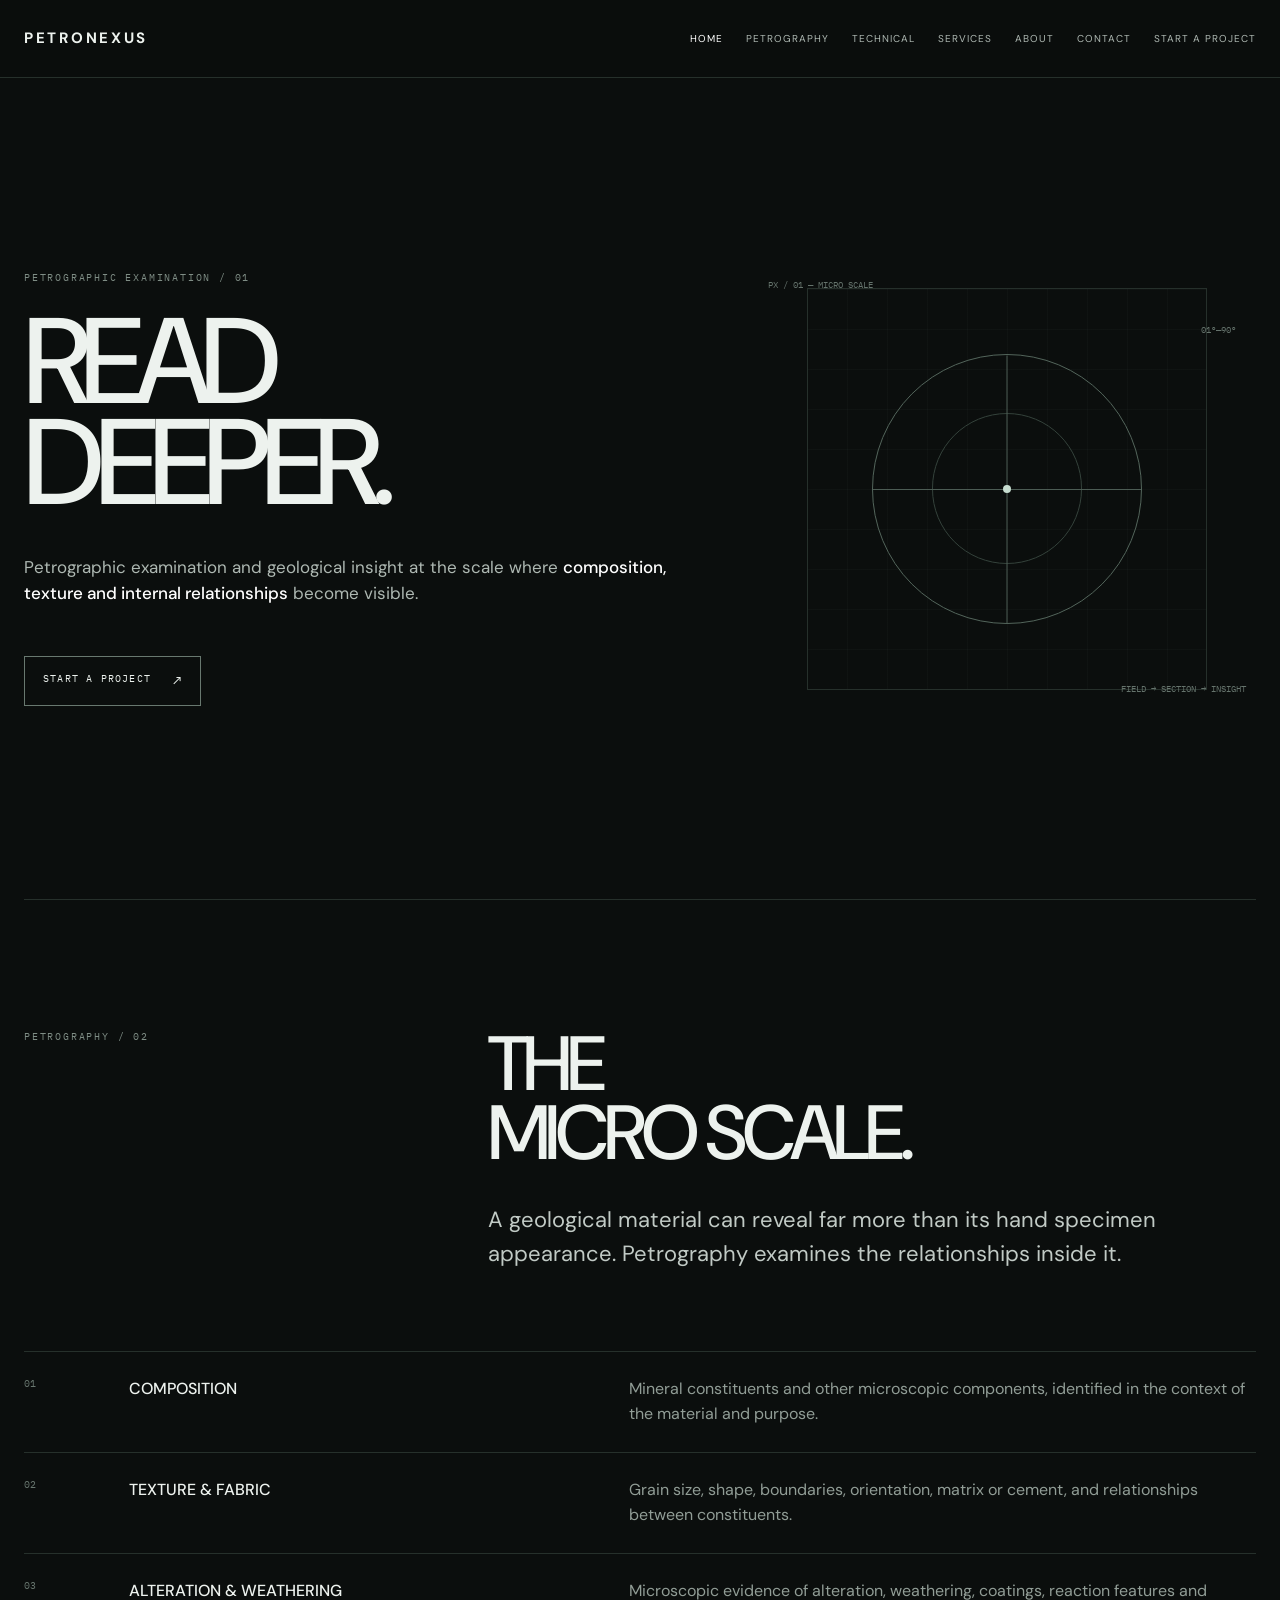
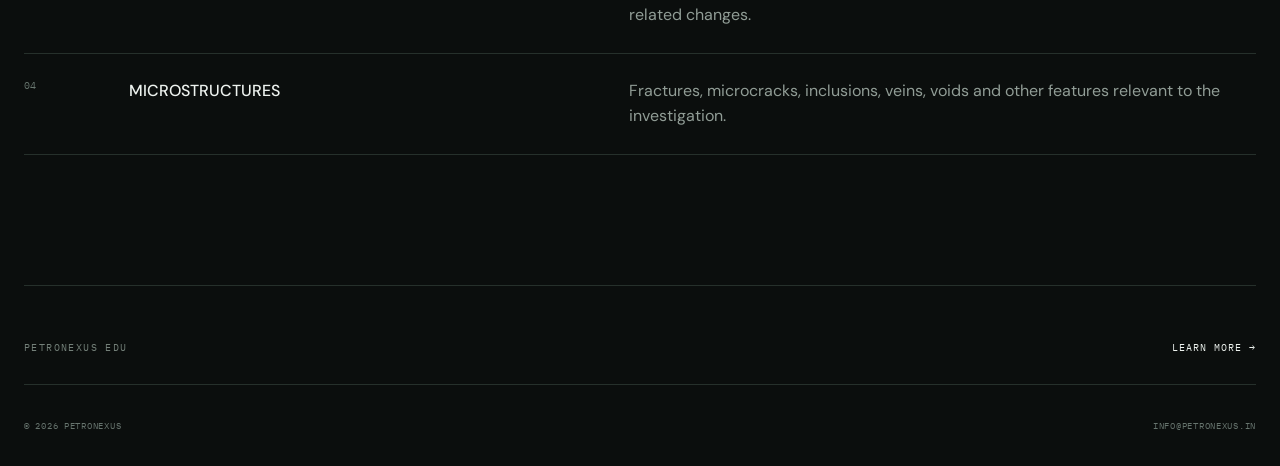
<file: index.html>
<!doctype html><html lang="en"><head><meta charset="utf-8"><meta name="viewport" content="width=device-width,initial-scale=1"><title>PETRONEXUS</title><meta name="description" content="Petronexus. Petrographic examination and applied geological insight."><link rel="stylesheet" href="css/style.css"></head><body>
<header class="nav"><div class="nav-in"><a class="brand" href="index.html"><b>PETRONEXUS</b></a><nav class="navlinks"><a class="active" href="index.html">HOME</a><a class="" href="petrography.html">PETROGRAPHY</a><a class="" href="technical.html">TECHNICAL</a><a class="" href="services.html">SERVICES</a><a class="" href="about.html">ABOUT</a><a class="" href="contact.html">CONTACT</a><a href="project.html">Start a Project</a></nav><button class="menu" aria-label="Menu">☰</button></div></header>
<main><section class="hero"><div><div class="eyebrow">PETROGRAPHIC EXAMINATION / 01</div><h1>READ<br>DEEPER.</h1><p class="copy">Petrographic examination and geological insight at the scale where <strong>composition, texture and internal relationships</strong> become visible.</p><a class="cta" href="project.html">START A PROJECT</a></div><div class="diagram"><div class="ring"><span class="cross"></span><span class="cross v"></span></div><span class="coord c1">PX / 01 — MICRO SCALE</span><span class="coord c2">FIELD → SECTION → INSIGHT</span><span class="coord c3">01°—90°</span></div></section>
<section class="section"><div class="head"><div class="eyebrow">PETROGRAPHY / 02</div><div><h2>THE<br>MICRO SCALE.</h2><p class="lead" style="margin-top:35px">A geological material can reveal far more than its hand specimen appearance. Petrography examines the relationships inside it.</p></div></div><div class="rows">
<div class="row"><div class="num">01</div><h3>COMPOSITION</h3><p>Mineral constituents and other microscopic components, identified in the context of the material and purpose.</p></div>
<div class="row"><div class="num">02</div><h3>TEXTURE & FABRIC</h3><p>Grain size, shape, boundaries, orientation, matrix or cement, and relationships between constituents.</p></div>
<div class="row"><div class="num">03</div><h3>ALTERATION & WEATHERING</h3><p>Microscopic evidence of alteration, weathering, coatings, reaction features and related changes.</p></div>
<div class="row"><div class="num">04</div><h3>MICROSTRUCTURES</h3><p>Fractures, microcracks, inclusions, veins, voids and other features relevant to the investigation.</p></div></div></section>
</main>
<div class="edu"><div class="small">PETRONEXUS EDU</div><a href="edu.html">Learn more →</a></div>
<footer class="footer"><div class="footer-in"><span>© 2026 PETRONEXUS</span><a href="mailto:info@petronexus.in">INFO@PETRONEXUS.IN</a></div></footer>
<script src="js/main.js"></script></body></html>
</file>
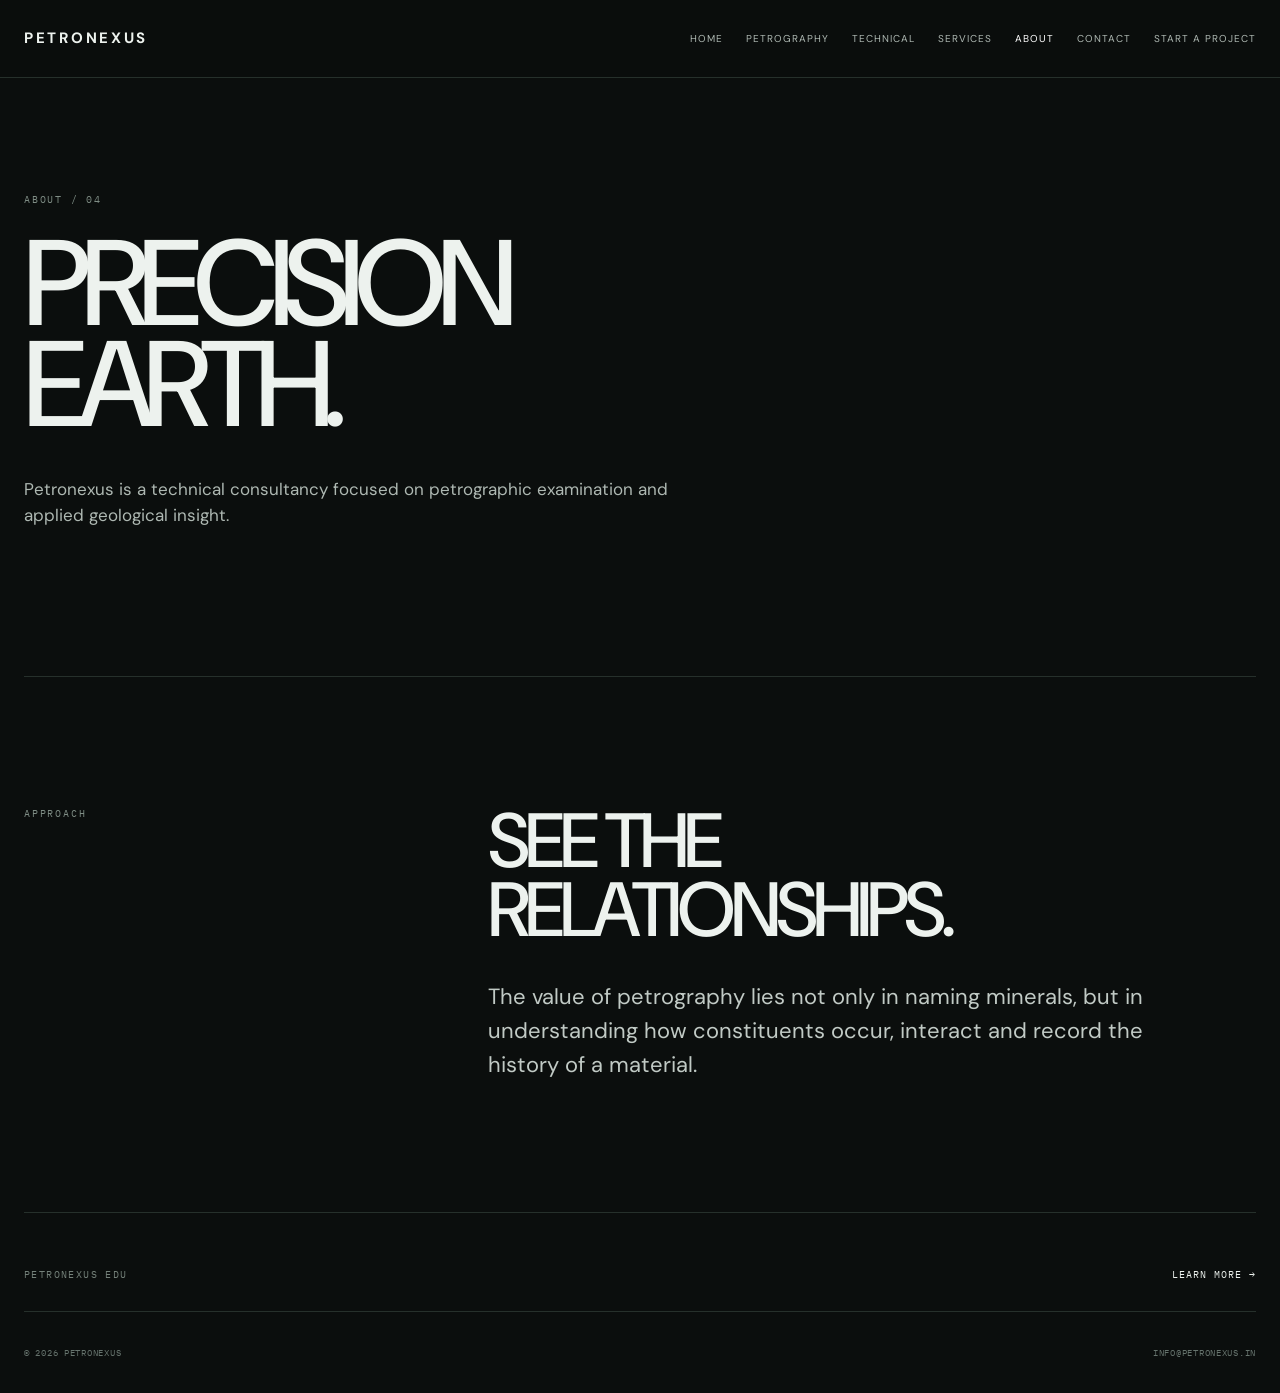
<file: about.html>
<!doctype html><html lang="en"><head><meta charset="utf-8"><meta name="viewport" content="width=device-width,initial-scale=1"><title>ABOUT — Petronexus</title><meta name="description" content="Petronexus. Petrographic examination and applied geological insight."><link rel="stylesheet" href="css/style.css"></head><body>
<header class="nav"><div class="nav-in"><a class="brand" href="index.html"><b>PETRONEXUS</b></a><nav class="navlinks"><a class="" href="index.html">HOME</a><a class="" href="petrography.html">PETROGRAPHY</a><a class="" href="technical.html">TECHNICAL</a><a class="" href="services.html">SERVICES</a><a class="active" href="about.html">ABOUT</a><a class="" href="contact.html">CONTACT</a><a href="project.html">Start a Project</a></nav><button class="menu" aria-label="Menu">☰</button></div></header>
<main><section class="section" style="padding-top:115px"><div class="eyebrow">ABOUT / 04</div><h1>PRECISION<br>EARTH.</h1><p class="copy">Petronexus is a technical consultancy focused on petrographic examination and applied geological insight.</p></section>
<section class="section"><div class="head"><div class="eyebrow">APPROACH</div><div><h2>SEE THE<br>RELATIONSHIPS.</h2><p class="lead" style="margin-top:35px">The value of petrography lies not only in naming minerals, but in understanding how constituents occur, interact and record the history of a material.</p></div></div></section></main>
<div class="edu"><div class="small">PETRONEXUS EDU</div><a href="edu.html">Learn more →</a></div>
<footer class="footer"><div class="footer-in"><span>© 2026 PETRONEXUS</span><a href="mailto:info@petronexus.in">INFO@PETRONEXUS.IN</a></div></footer>
<script src="js/main.js"></script></body></html>
</file>
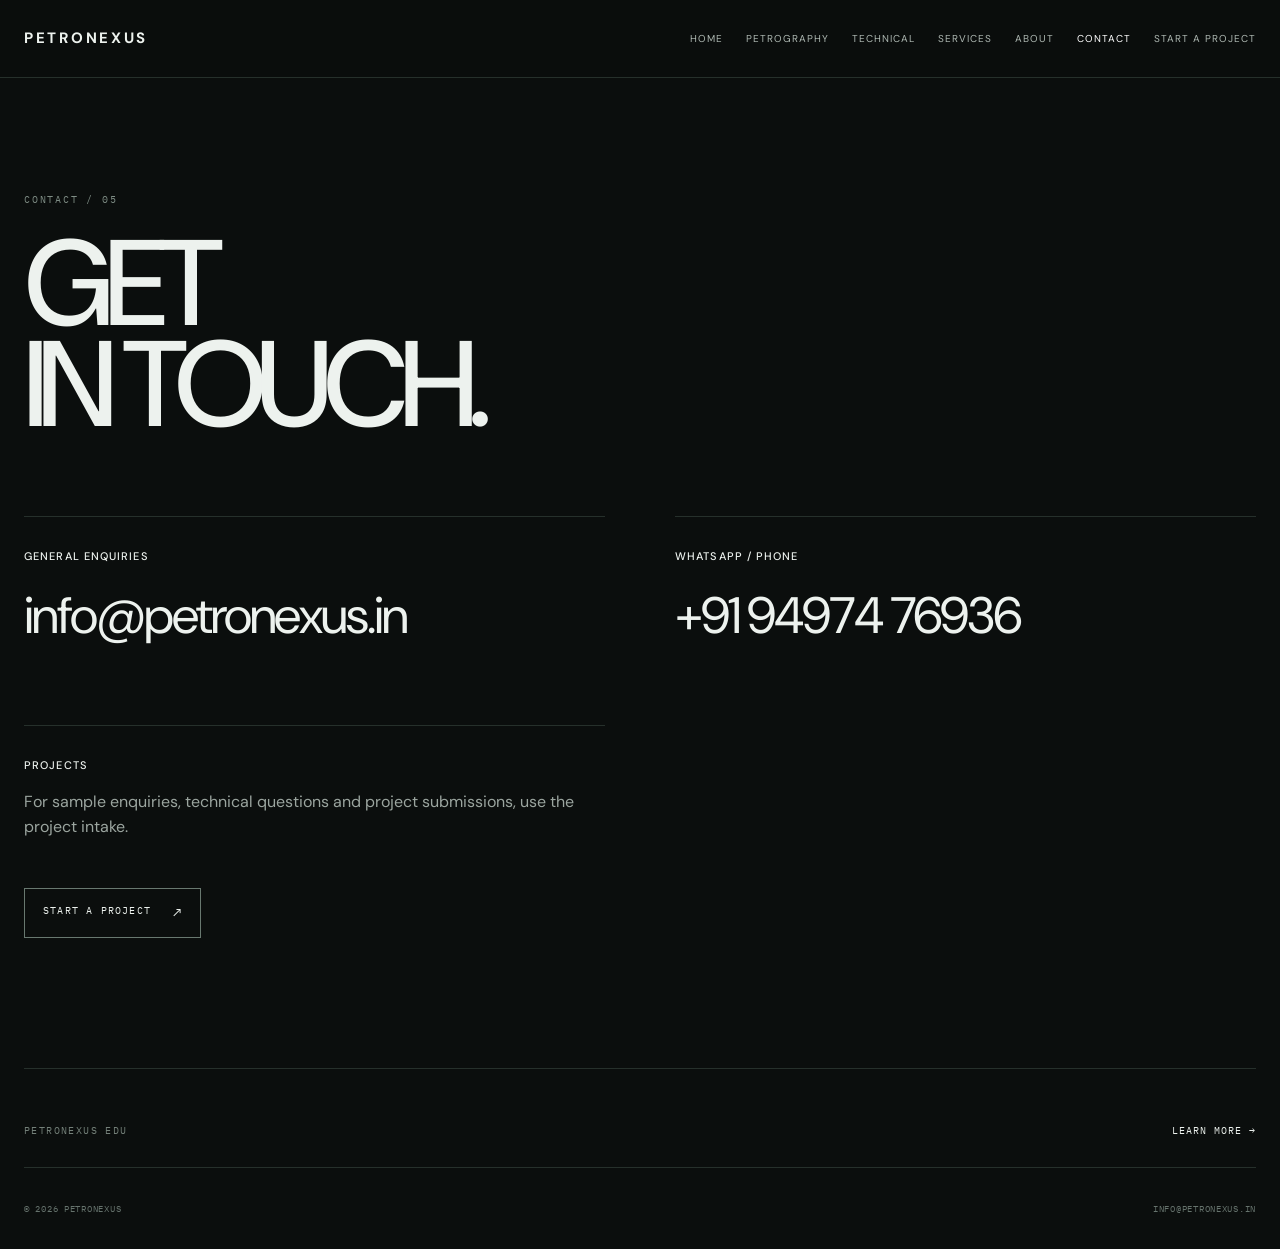
<file: contact.html>
<!doctype html><html lang="en"><head><meta charset="utf-8"><meta name="viewport" content="width=device-width,initial-scale=1"><title>CONTACT — Petronexus</title><meta name="description" content="Petronexus. Petrographic examination and applied geological insight."><link rel="stylesheet" href="css/style.css"></head><body>
<header class="nav"><div class="nav-in"><a class="brand" href="index.html"><b>PETRONEXUS</b></a><nav class="navlinks"><a class="" href="index.html">HOME</a><a class="" href="petrography.html">PETROGRAPHY</a><a class="" href="technical.html">TECHNICAL</a><a class="" href="services.html">SERVICES</a><a class="" href="about.html">ABOUT</a><a class="active" href="contact.html">CONTACT</a><a href="project.html">Start a Project</a></nav><button class="menu" aria-label="Menu">☰</button></div></header>
<main><section class="section" style="padding-top:115px"><div class="eyebrow">CONTACT / 05</div><h1>GET<br>IN TOUCH.</h1><div class="contact-grid"><div class="contact-block"><h3>General Enquiries</h3><a class="mail" href="mailto:info@petronexus.in">info@petronexus.in</a></div><div class="contact-block"><h3>WhatsApp / Phone</h3><a class="mail" href="tel:+919497476936">+91 94974 76936</a></div><div class="contact-block"><h3>Projects</h3><p>For sample enquiries, technical questions and project submissions, use the project intake.</p><a class="cta" href="project.html">START A PROJECT</a></div></div></section></main>
<div class="edu"><div class="small">PETRONEXUS EDU</div><a href="edu.html">Learn more →</a></div>
<footer class="footer"><div class="footer-in"><span>© 2026 PETRONEXUS</span><a href="mailto:info@petronexus.in">INFO@PETRONEXUS.IN</a></div></footer>
<script src="js/main.js"></script></body></html>
</file>
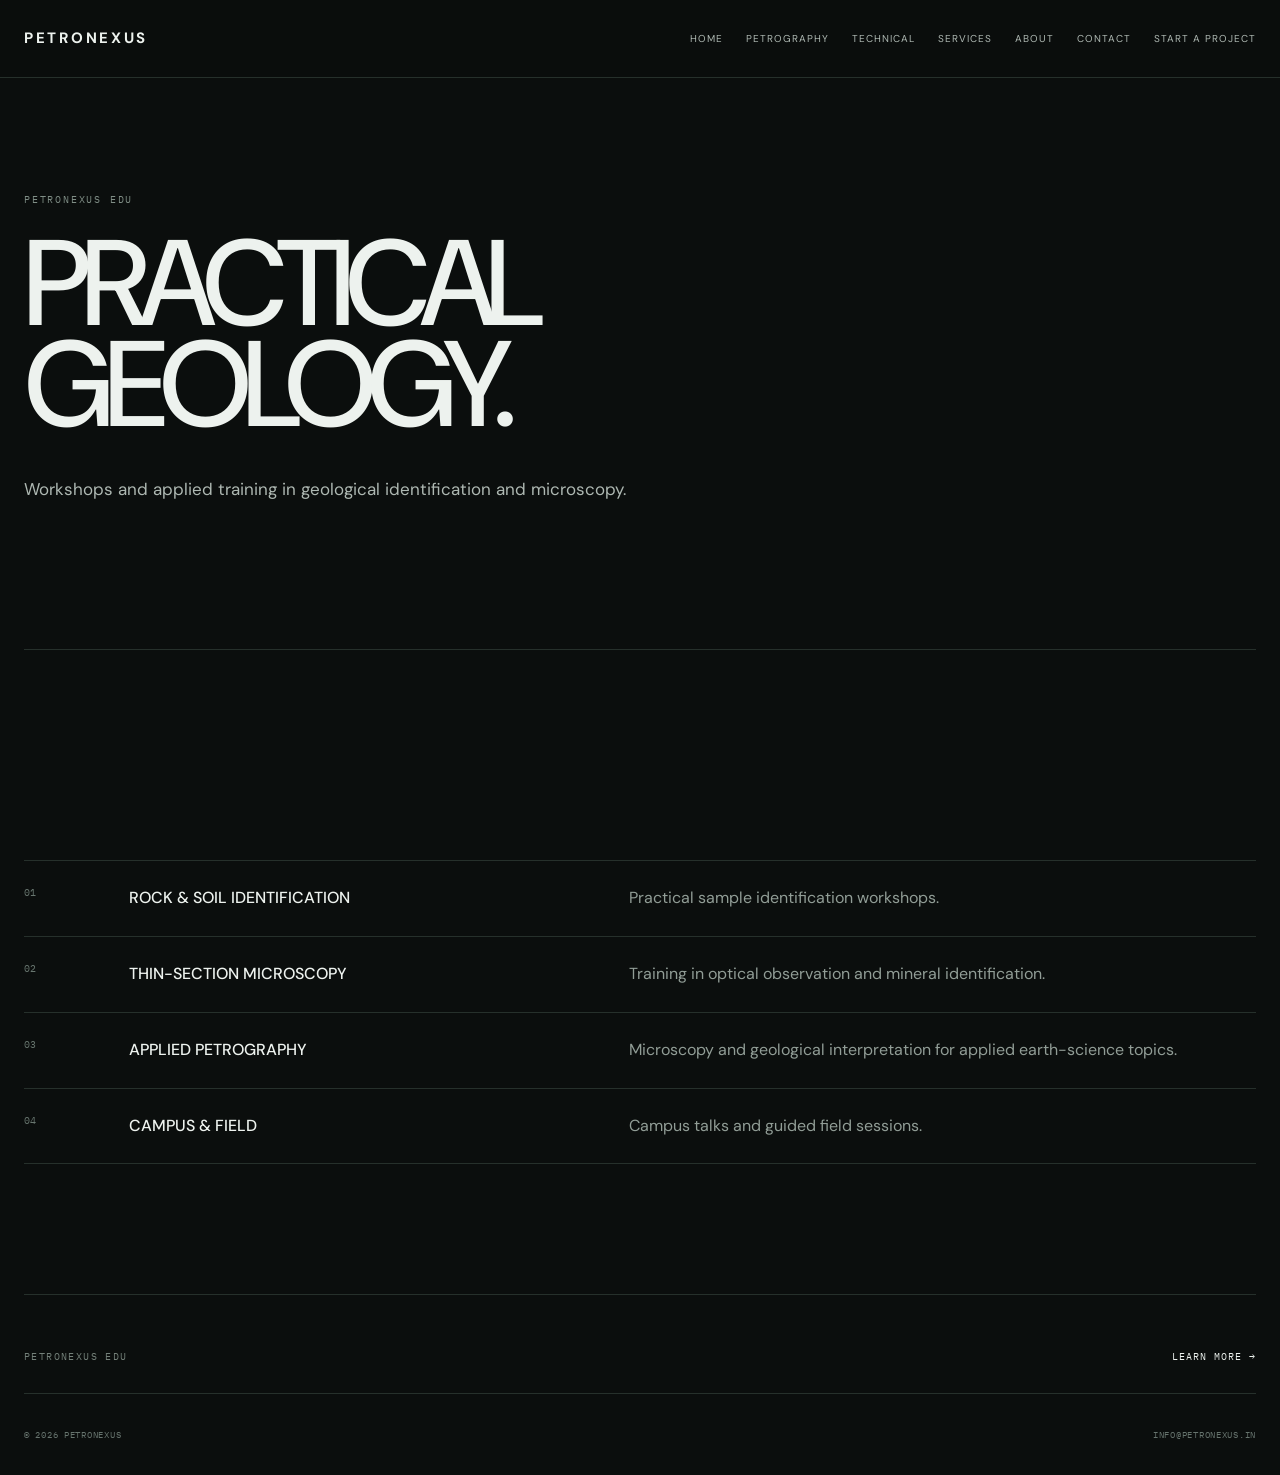
<file: edu.html>
<!doctype html><html lang="en"><head><meta charset="utf-8"><meta name="viewport" content="width=device-width,initial-scale=1"><title>PETRONEXUS EDU — Practical Geology</title><meta name="description" content="Petronexus. Petrographic examination and applied geological insight."><link rel="stylesheet" href="css/style.css"></head><body>
<header class="nav"><div class="nav-in"><a class="brand" href="index.html"><b>PETRONEXUS</b></a><nav class="navlinks"><a class="" href="index.html">HOME</a><a class="" href="petrography.html">PETROGRAPHY</a><a class="" href="technical.html">TECHNICAL</a><a class="" href="services.html">SERVICES</a><a class="" href="about.html">ABOUT</a><a class="" href="contact.html">CONTACT</a><a href="project.html">Start a Project</a></nav><button class="menu" aria-label="Menu">☰</button></div></header>
<main><section class="section" style="padding-top:115px"><div class="eyebrow">PETRONEXUS EDU</div><h1>PRACTICAL<br>GEOLOGY.</h1><p class="copy">Workshops and applied training in geological identification and microscopy.</p></section><section class="section"><div class="rows"><div class="row"><div class="num">01</div><h3>ROCK & SOIL IDENTIFICATION</h3><p>Practical sample identification workshops.</p></div><div class="row"><div class="num">02</div><h3>THIN-SECTION MICROSCOPY</h3><p>Training in optical observation and mineral identification.</p></div><div class="row"><div class="num">03</div><h3>APPLIED PETROGRAPHY</h3><p>Microscopy and geological interpretation for applied earth-science topics.</p></div><div class="row"><div class="num">04</div><h3>CAMPUS & FIELD</h3><p>Campus talks and guided field sessions.</p></div></div></section></main>
<div class="edu"><div class="small">PETRONEXUS EDU</div><a href="edu.html">Learn more →</a></div>
<footer class="footer"><div class="footer-in"><span>© 2026 PETRONEXUS</span><a href="mailto:info@petronexus.in">INFO@PETRONEXUS.IN</a></div></footer>
<script src="js/main.js"></script></body></html>
</file>
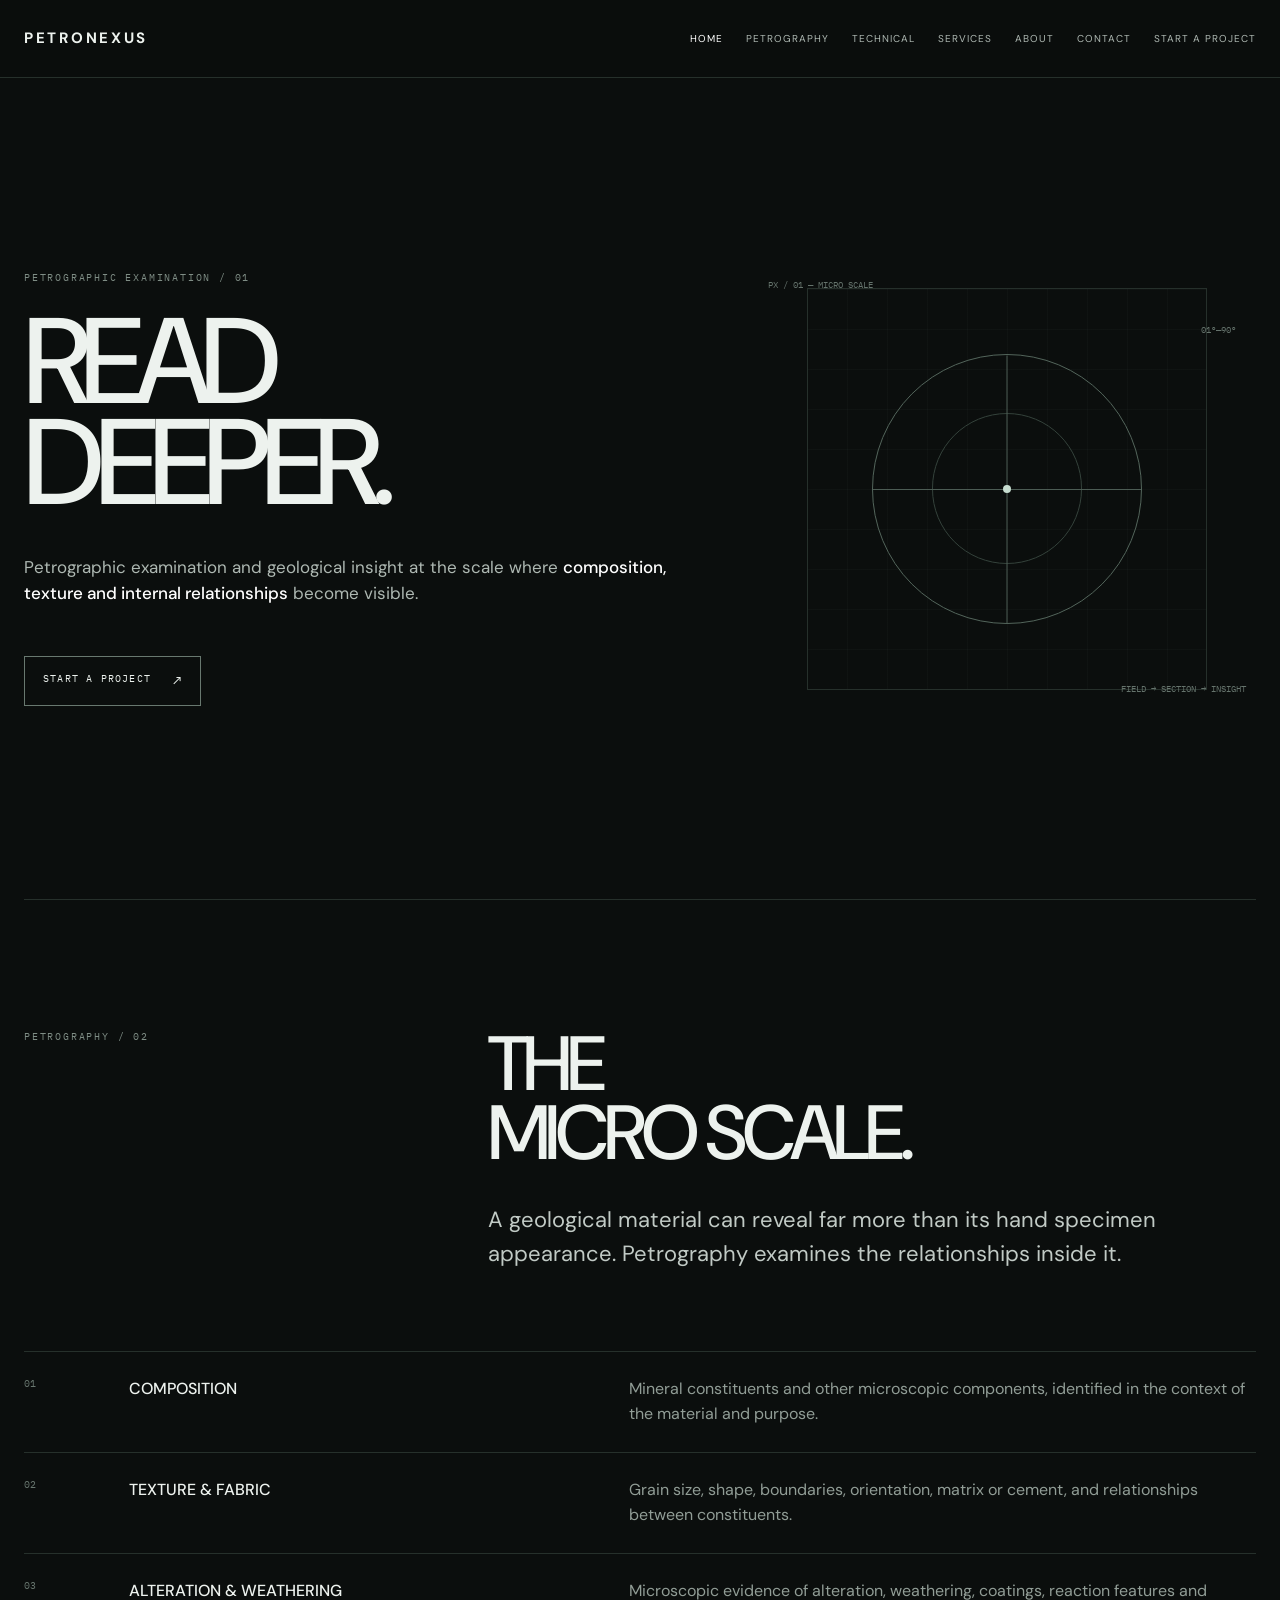
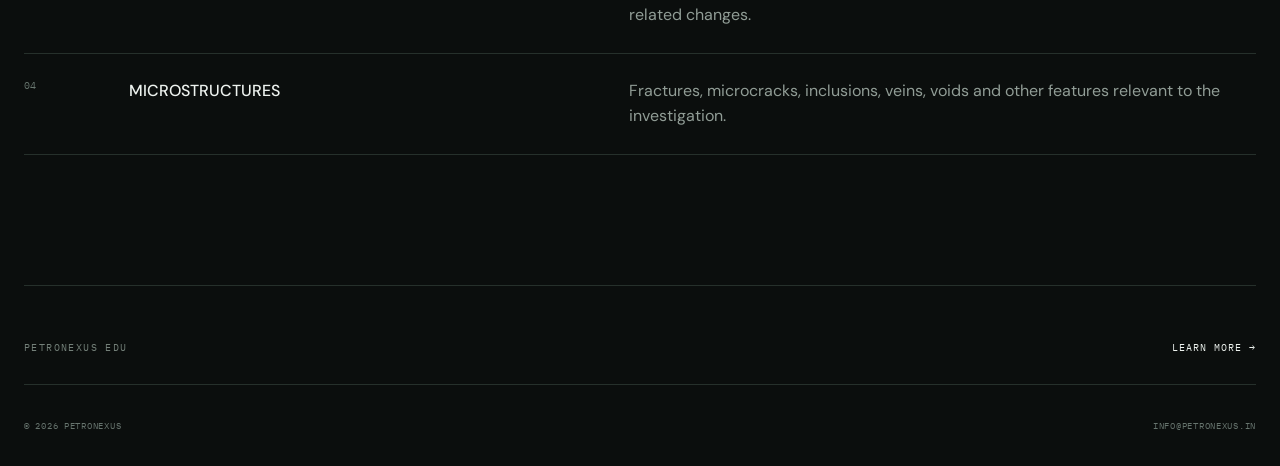
<file: index1.html>
<!doctype html><html lang="en"><head><meta charset="utf-8"><meta name="viewport" content="width=device-width,initial-scale=1"><title>PETRONEXUS</title><meta name="description" content="Petronexus. Petrographic examination and applied geological insight."><link rel="stylesheet" href="css/style.css"></head><body>
<header class="nav"><div class="nav-in"><a class="brand" href="index1.html"><b>PETRONEXUS</b></a><nav class="navlinks"><a class="active" href="index1.html">HOME</a><a class="" href="petrography.html">PETROGRAPHY</a><a class="" href="technical.html">TECHNICAL</a><a class="" href="services.html">SERVICES</a><a class="" href="about.html">ABOUT</a><a class="" href="contact.html">CONTACT</a><a href="project.html">Start a Project</a></nav><button class="menu" aria-label="Menu">☰</button></div></header>
<main><section class="hero"><div><div class="eyebrow">PETROGRAPHIC EXAMINATION / 01</div><h1>READ<br>DEEPER.</h1><p class="copy">Petrographic examination and geological insight at the scale where <strong>composition, texture and internal relationships</strong> become visible.</p><a class="cta" href="project.html">START A PROJECT</a></div><div class="diagram"><div class="ring"><span class="cross"></span><span class="cross v"></span></div><span class="coord c1">PX / 01 — MICRO SCALE</span><span class="coord c2">FIELD → SECTION → INSIGHT</span><span class="coord c3">01°—90°</span></div></section>
<section class="section"><div class="head"><div class="eyebrow">PETROGRAPHY / 02</div><div><h2>THE<br>MICRO SCALE.</h2><p class="lead" style="margin-top:35px">A geological material can reveal far more than its hand specimen appearance. Petrography examines the relationships inside it.</p></div></div><div class="rows">
<div class="row"><div class="num">01</div><h3>COMPOSITION</h3><p>Mineral constituents and other microscopic components, identified in the context of the material and purpose.</p></div>
<div class="row"><div class="num">02</div><h3>TEXTURE & FABRIC</h3><p>Grain size, shape, boundaries, orientation, matrix or cement, and relationships between constituents.</p></div>
<div class="row"><div class="num">03</div><h3>ALTERATION & WEATHERING</h3><p>Microscopic evidence of alteration, weathering, coatings, reaction features and related changes.</p></div>
<div class="row"><div class="num">04</div><h3>MICROSTRUCTURES</h3><p>Fractures, microcracks, inclusions, veins, voids and other features relevant to the investigation.</p></div></div></section>
</main>
<div class="edu"><div class="small">PETRONEXUS EDU</div><a href="edu.html">Learn more →</a></div>
<footer class="footer"><div class="footer-in"><span>© 2026 PETRONEXUS</span><a href="mailto:info@petronexus.in">INFO@PETRONEXUS.IN</a></div></footer>
<script src="js/main.js"></script></body></html>
</file>
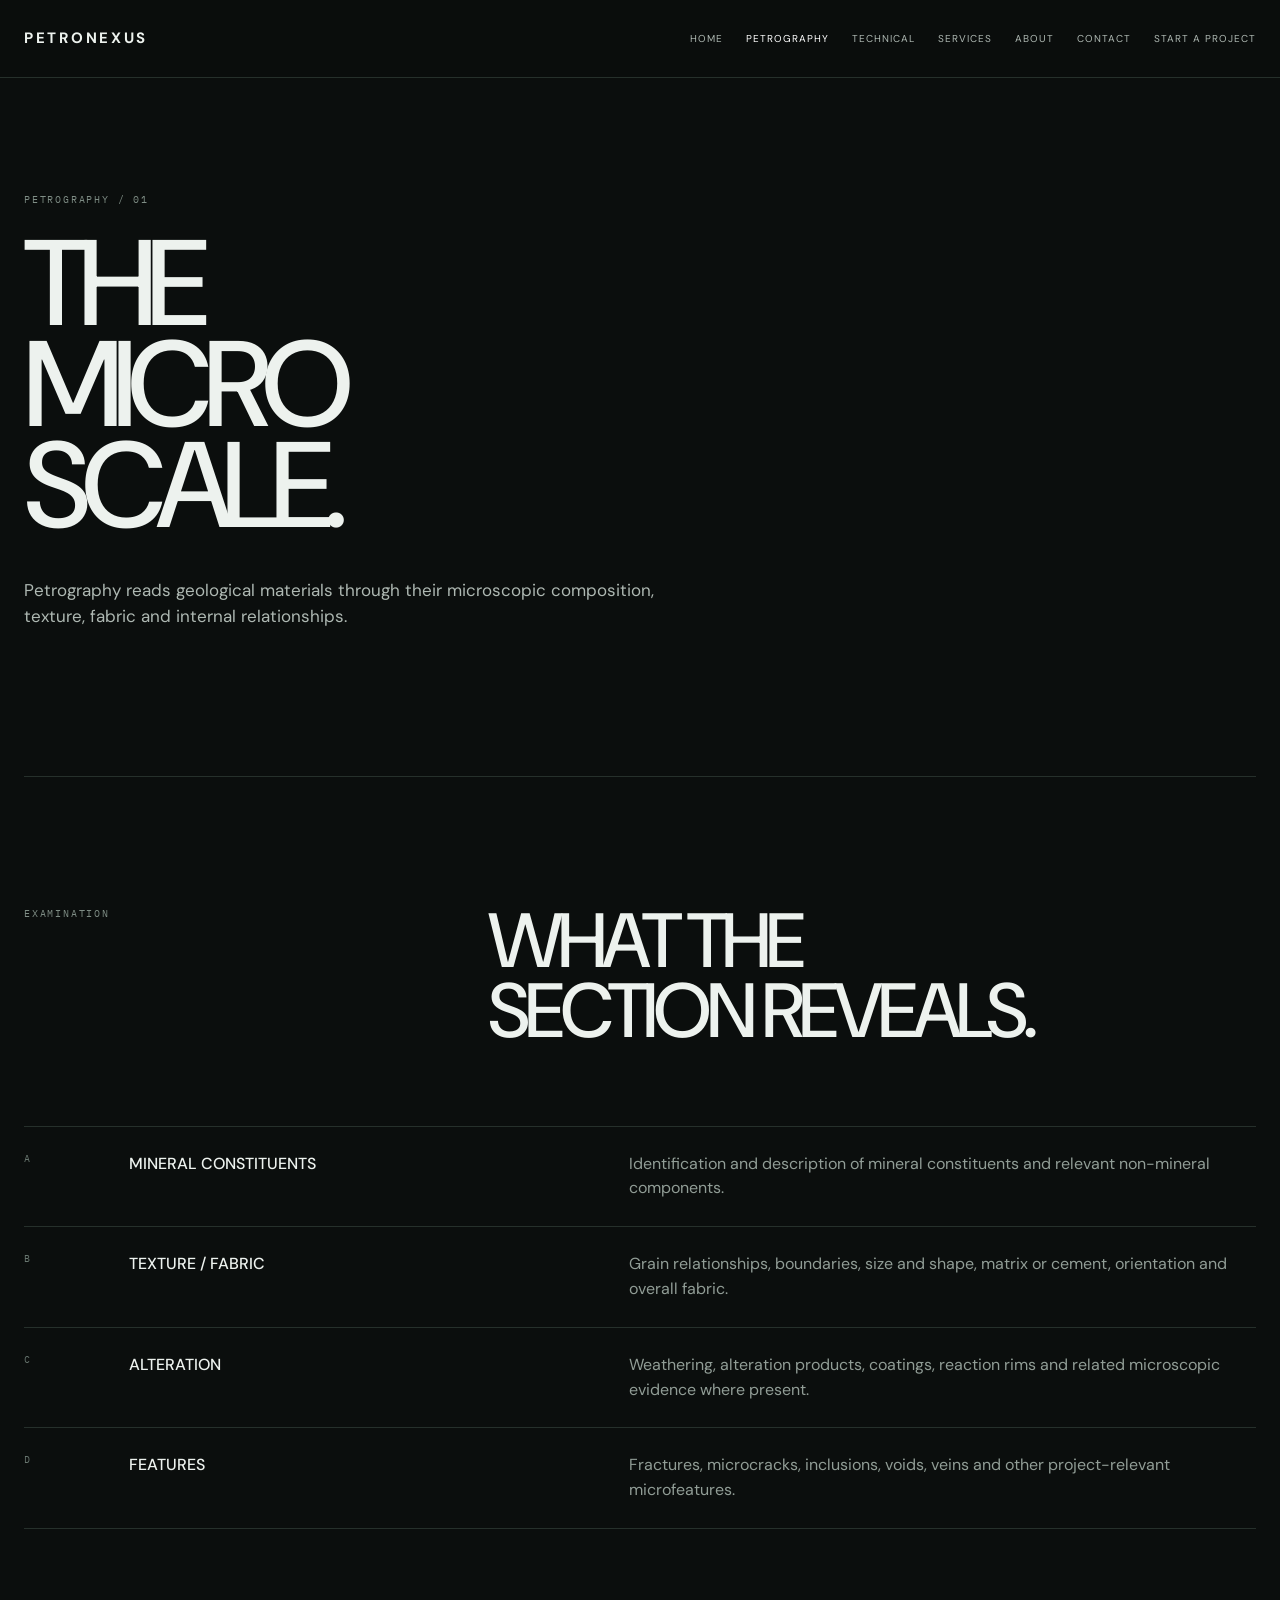
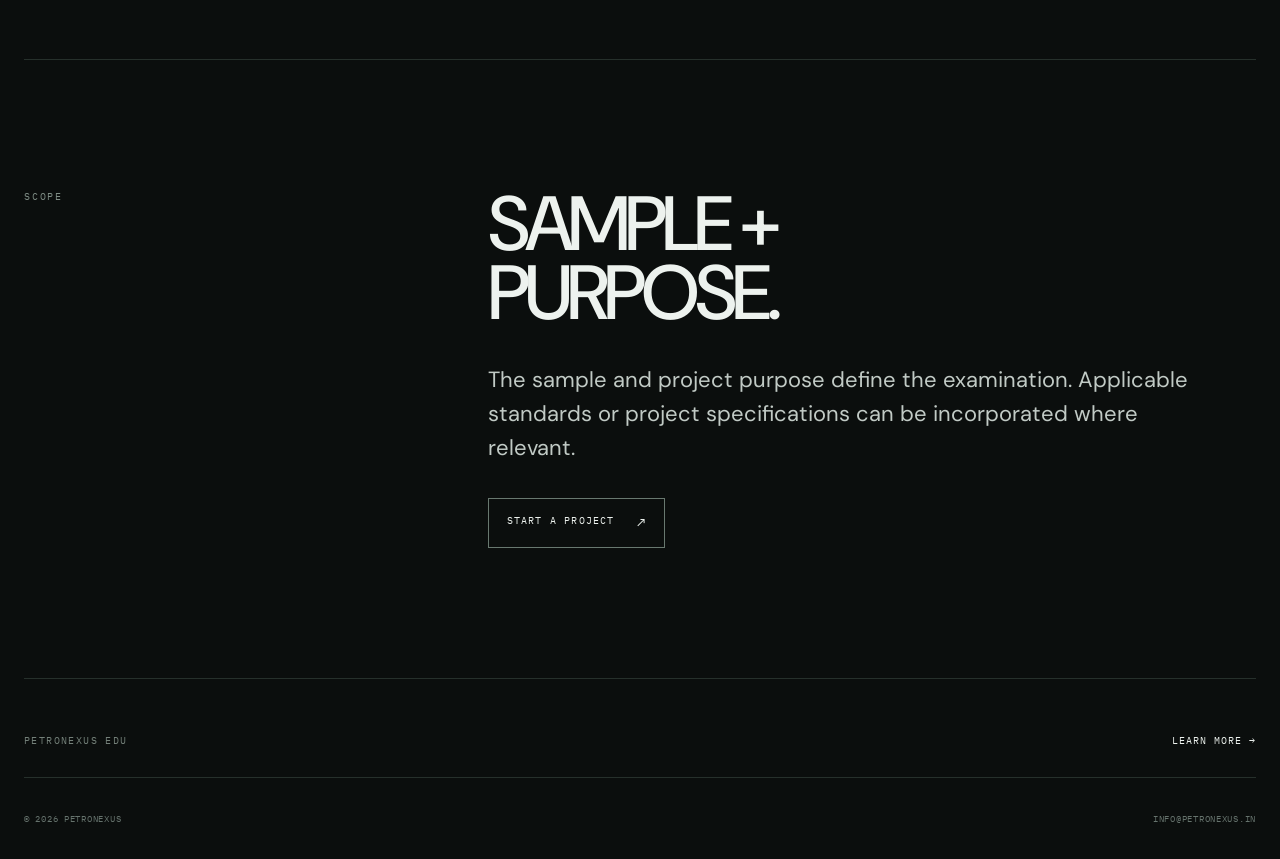
<file: petrography.html>
<!doctype html><html lang="en"><head><meta charset="utf-8"><meta name="viewport" content="width=device-width,initial-scale=1"><title>PETROGRAPHY — Petronexus</title><meta name="description" content="Petronexus. Petrographic examination and applied geological insight."><link rel="stylesheet" href="css/style.css"></head><body>
<header class="nav"><div class="nav-in"><a class="brand" href="index.html"><b>PETRONEXUS</b></a><nav class="navlinks"><a class="" href="index.html">HOME</a><a class="active" href="petrography.html">PETROGRAPHY</a><a class="" href="technical.html">TECHNICAL</a><a class="" href="services.html">SERVICES</a><a class="" href="about.html">ABOUT</a><a class="" href="contact.html">CONTACT</a><a href="project.html">Start a Project</a></nav><button class="menu" aria-label="Menu">☰</button></div></header>
<main><section class="section" style="padding-top:115px"><div class="eyebrow">PETROGRAPHY / 01</div><h1>THE<br>MICRO<br>SCALE.</h1><p class="copy">Petrography reads geological materials through their microscopic composition, texture, fabric and internal relationships.</p></section>
<section class="section"><div class="head"><div class="eyebrow">EXAMINATION</div><div><h2>WHAT THE<br>SECTION REVEALS.</h2></div></div><div class="rows">
<div class="row"><div class="num">A</div><h3>MINERAL CONSTITUENTS</h3><p>Identification and description of mineral constituents and relevant non-mineral components.</p></div>
<div class="row"><div class="num">B</div><h3>TEXTURE / FABRIC</h3><p>Grain relationships, boundaries, size and shape, matrix or cement, orientation and overall fabric.</p></div>
<div class="row"><div class="num">C</div><h3>ALTERATION</h3><p>Weathering, alteration products, coatings, reaction rims and related microscopic evidence where present.</p></div>
<div class="row"><div class="num">D</div><h3>FEATURES</h3><p>Fractures, microcracks, inclusions, voids, veins and other project-relevant microfeatures.</p></div></div></section>
<section class="section"><div class="head"><div class="eyebrow">SCOPE</div><div><h2>SAMPLE +<br>PURPOSE.</h2><p class="lead" style="margin-top:35px">The sample and project purpose define the examination. Applicable standards or project specifications can be incorporated where relevant.</p><a class="cta" href="project.html">START A PROJECT</a></div></div></section></main>
<div class="edu"><div class="small">PETRONEXUS EDU</div><a href="edu.html">Learn more →</a></div>
<footer class="footer"><div class="footer-in"><span>© 2026 PETRONEXUS</span><a href="mailto:info@petronexus.in">INFO@PETRONEXUS.IN</a></div></footer>
<script src="js/main.js"></script></body></html>
</file>
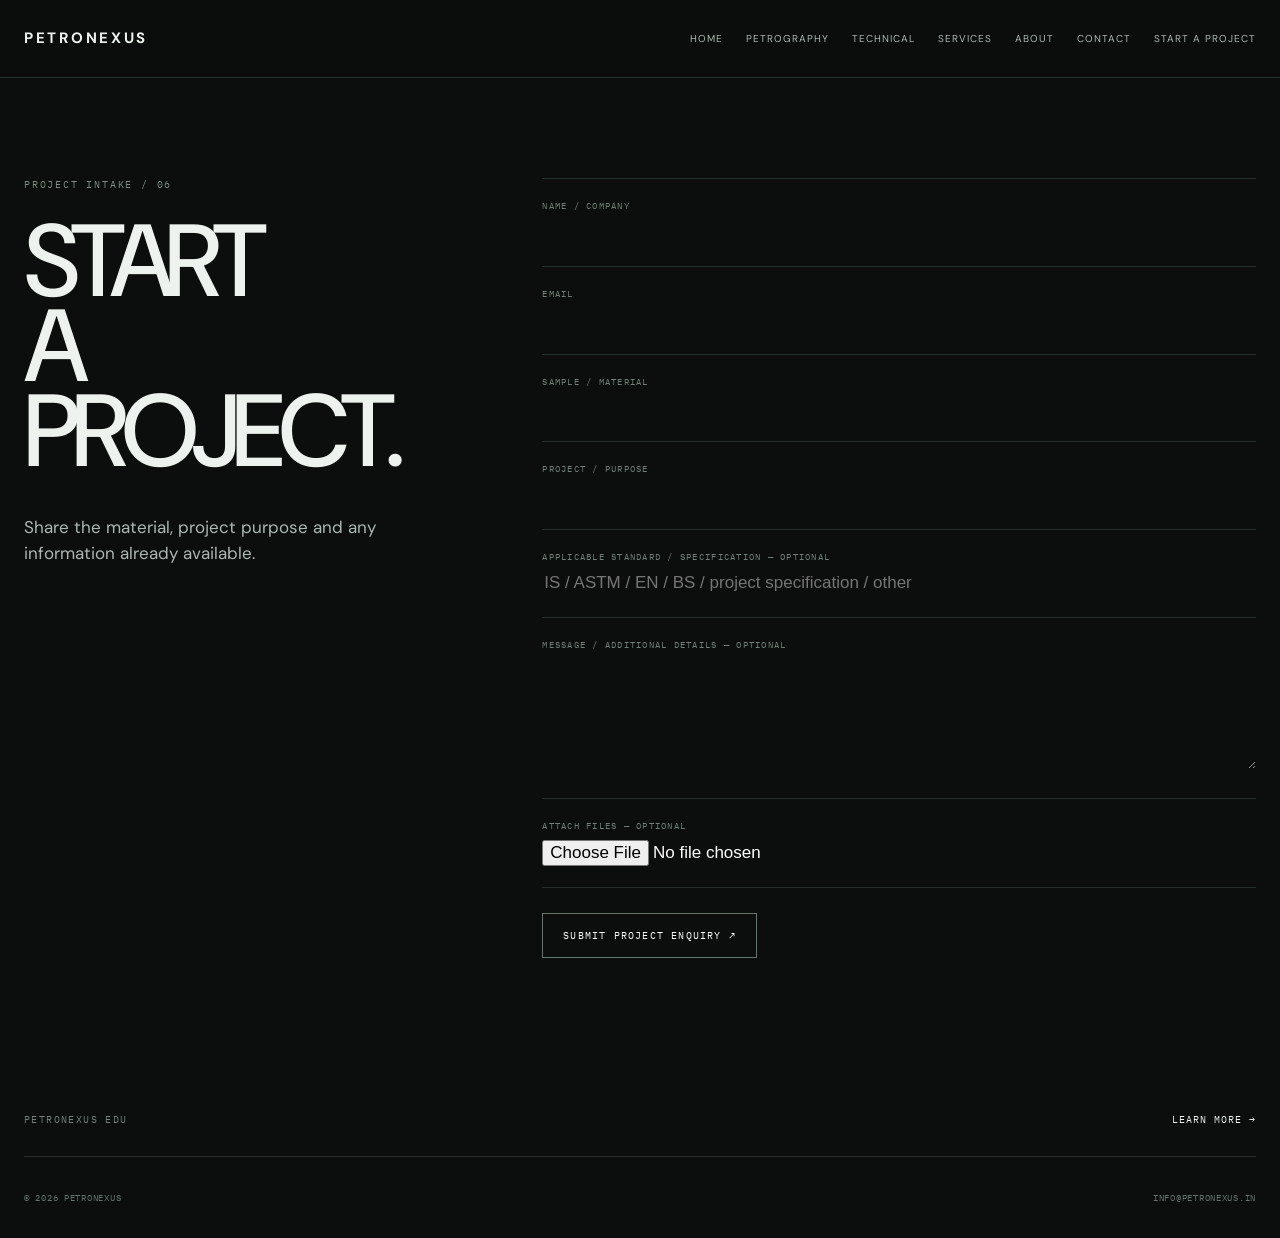
<file: project.html>
<!doctype html><html lang="en"><head><meta charset="utf-8"><meta name="viewport" content="width=device-width,initial-scale=1"><title>START A PROJECT — Petronexus</title><meta name="description" content="Petronexus. Petrographic examination and applied geological insight."><link rel="stylesheet" href="css/style.css"></head><body>
<header class="nav"><div class="nav-in"><a class="brand" href="index.html"><b>PETRONEXUS</b></a><nav class="navlinks"><a class="" href="index.html">HOME</a><a class="" href="petrography.html">PETROGRAPHY</a><a class="" href="technical.html">TECHNICAL</a><a class="" href="services.html">SERVICES</a><a class="" href="about.html">ABOUT</a><a class="" href="contact.html">CONTACT</a><a href="project.html">Start a Project</a></nav><button class="menu" aria-label="Menu">☰</button></div></header>
<main><section class="project-page"><div><div class="eyebrow">PROJECT INTAKE / 06</div><h1>START<br>A<br>PROJECT.</h1><p class="copy">Share the material, project purpose and any information already available.</p></div><form class="form" action="https://formspree.io/f/xgaoydyn" method="post" enctype="multipart/form-data"><div class="field"><label>Name / Company</label><input required name="Name / Company"></div><div class="field"><label>Email</label><input required type="email" name="Email"></div><div class="field"><label>Sample / Material</label><input required name="Sample / Material"></div><div class="field"><label>Project / Purpose</label><input required name="Project / Purpose"></div><div class="field"><label>Applicable Standard / Specification — Optional</label><input name="Standard / Specification" placeholder="IS / ASTM / EN / BS / project specification / other"></div><div class="field"><label>Message / Additional Details — Optional</label><textarea name="Message / Additional Details"></textarea></div><div class="field"><label>Attach Files — Optional</label><input type="file" name="attachment"></div><button class="submit">SUBMIT PROJECT ENQUIRY ↗</button></form></section></main>
<div class="edu"><div class="small">PETRONEXUS EDU</div><a href="edu.html">Learn more →</a></div>
<footer class="footer"><div class="footer-in"><span>© 2026 PETRONEXUS</span><a href="mailto:info@petronexus.in">INFO@PETRONEXUS.IN</a></div></footer>
<script src="js/main.js"></script></body></html>
</file>
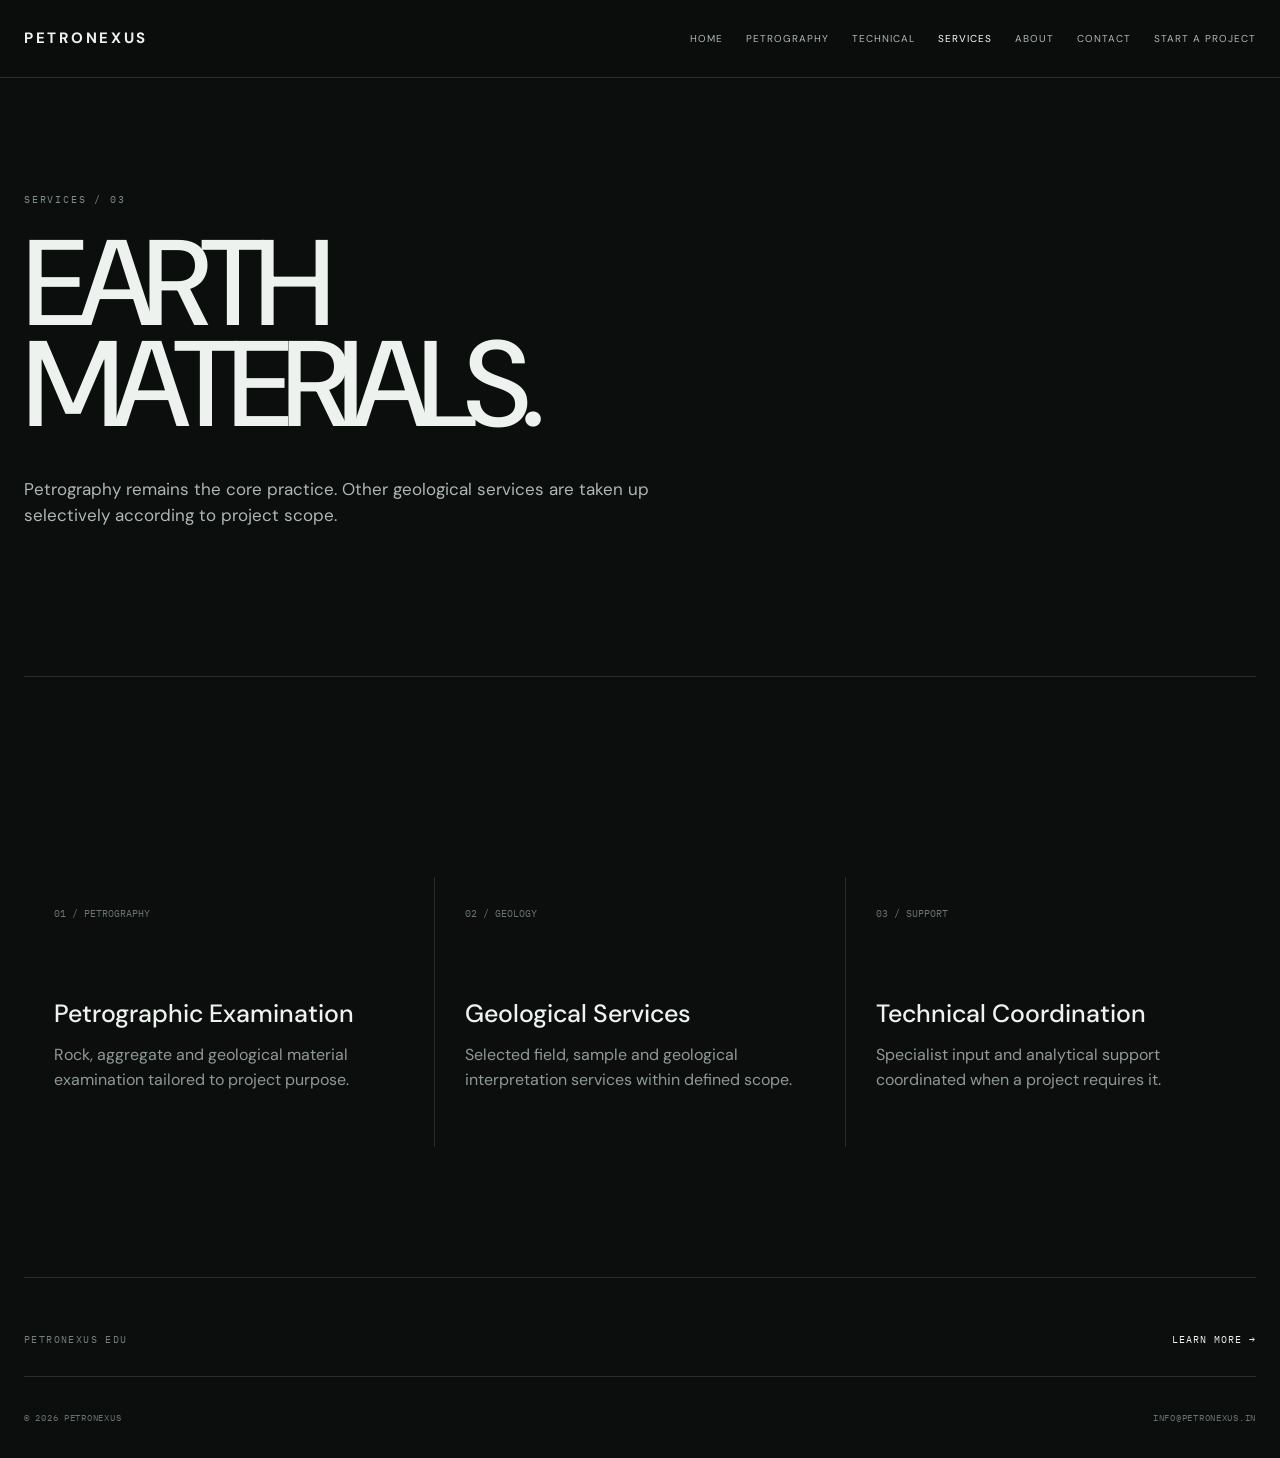
<file: services.html>
<!doctype html><html lang="en"><head><meta charset="utf-8"><meta name="viewport" content="width=device-width,initial-scale=1"><title>SERVICES — Petronexus</title><meta name="description" content="Petronexus. Petrographic examination and applied geological insight."><link rel="stylesheet" href="css/style.css"></head><body>
<header class="nav"><div class="nav-in"><a class="brand" href="index.html"><b>PETRONEXUS</b></a><nav class="navlinks"><a class="" href="index.html">HOME</a><a class="" href="petrography.html">PETROGRAPHY</a><a class="" href="technical.html">TECHNICAL</a><a class="active" href="services.html">SERVICES</a><a class="" href="about.html">ABOUT</a><a class="" href="contact.html">CONTACT</a><a href="project.html">Start a Project</a></nav><button class="menu" aria-label="Menu">☰</button></div></header>
<main><section class="section" style="padding-top:115px"><div class="eyebrow">SERVICES / 03</div><h1>EARTH<br>MATERIALS.</h1><p class="copy">Petrography remains the core practice. Other geological services are taken up selectively according to project scope.</p></section>
<section class="section"><div class="cards"><div class="card"><div class="num">01 / PETROGRAPHY</div><h3>Petrographic Examination</h3><p>Rock, aggregate and geological material examination tailored to project purpose.</p></div><div class="card"><div class="num">02 / GEOLOGY</div><h3>Geological Services</h3><p>Selected field, sample and geological interpretation services within defined scope.</p></div><div class="card"><div class="num">03 / SUPPORT</div><h3>Technical Coordination</h3><p>Specialist input and analytical support coordinated when a project requires it.</p></div></div></section></main>
<div class="edu"><div class="small">PETRONEXUS EDU</div><a href="edu.html">Learn more →</a></div>
<footer class="footer"><div class="footer-in"><span>© 2026 PETRONEXUS</span><a href="mailto:info@petronexus.in">INFO@PETRONEXUS.IN</a></div></footer>
<script src="js/main.js"></script></body></html>
</file>
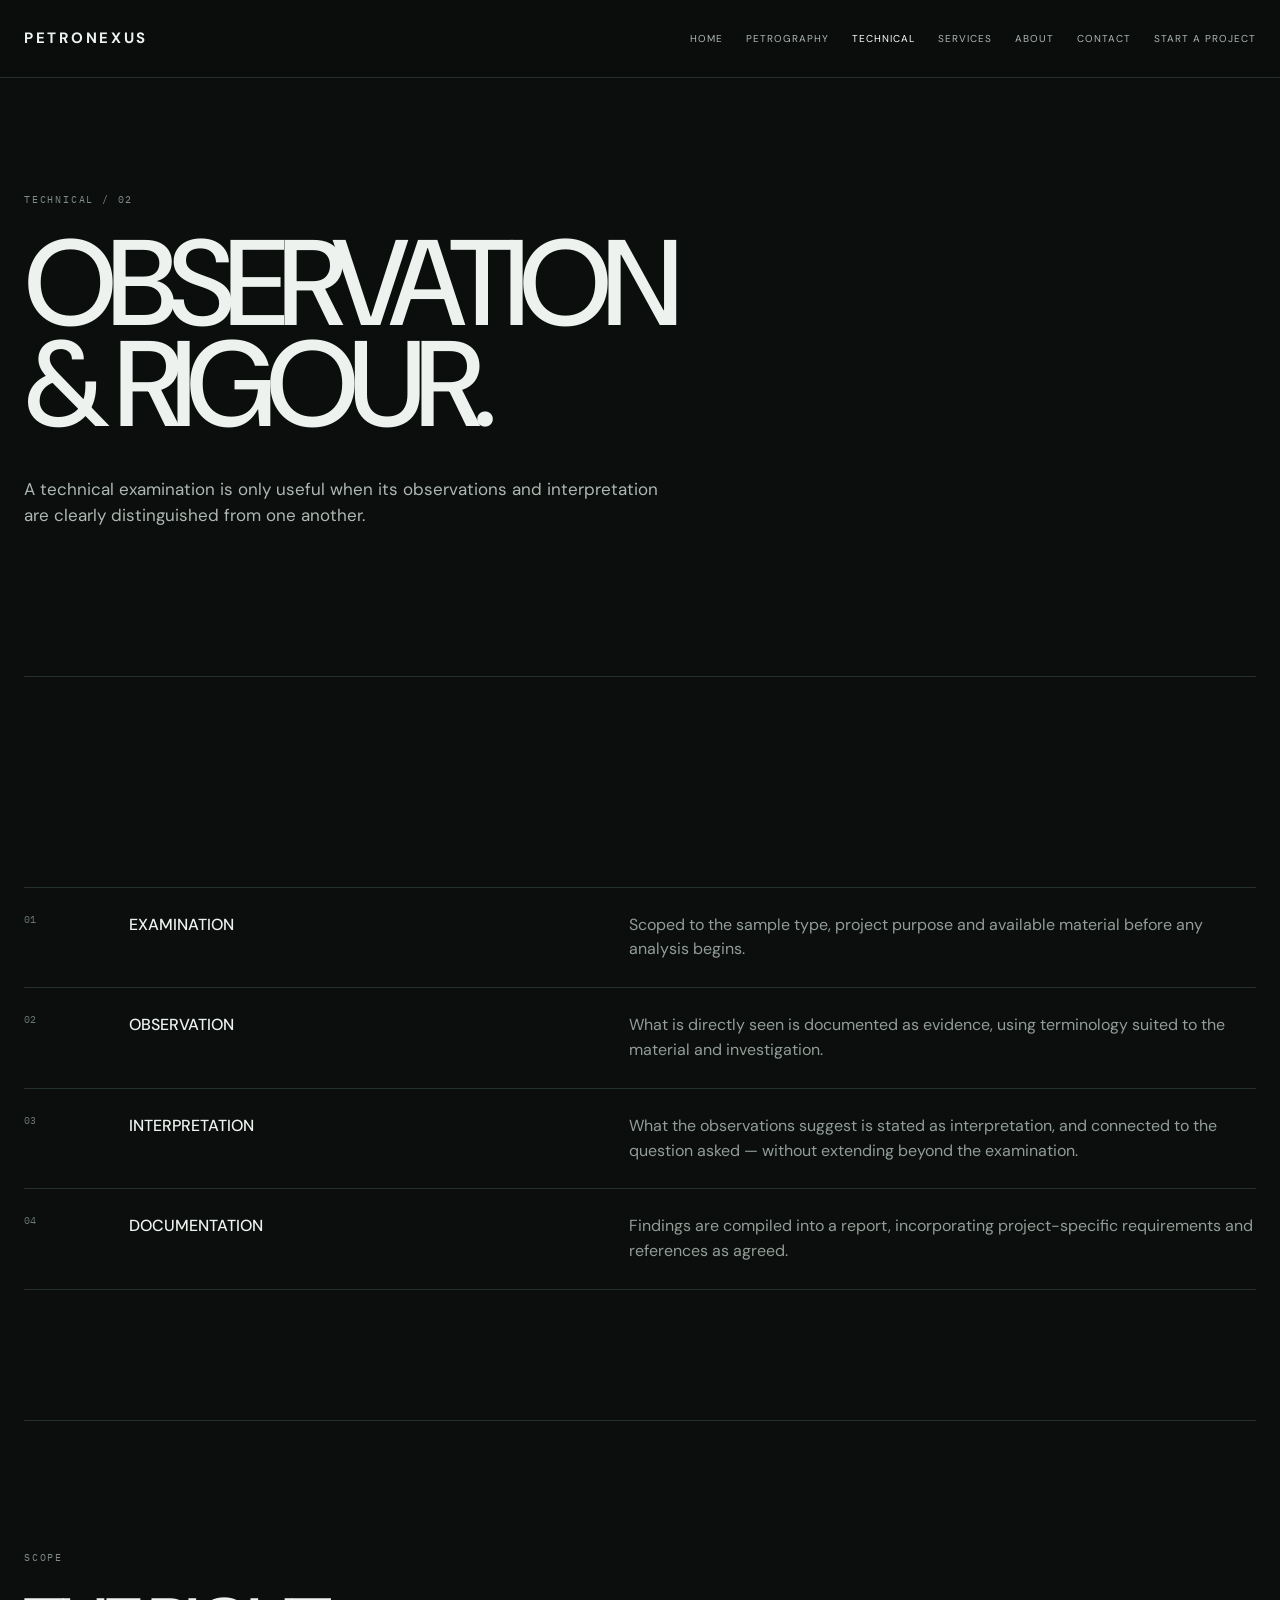
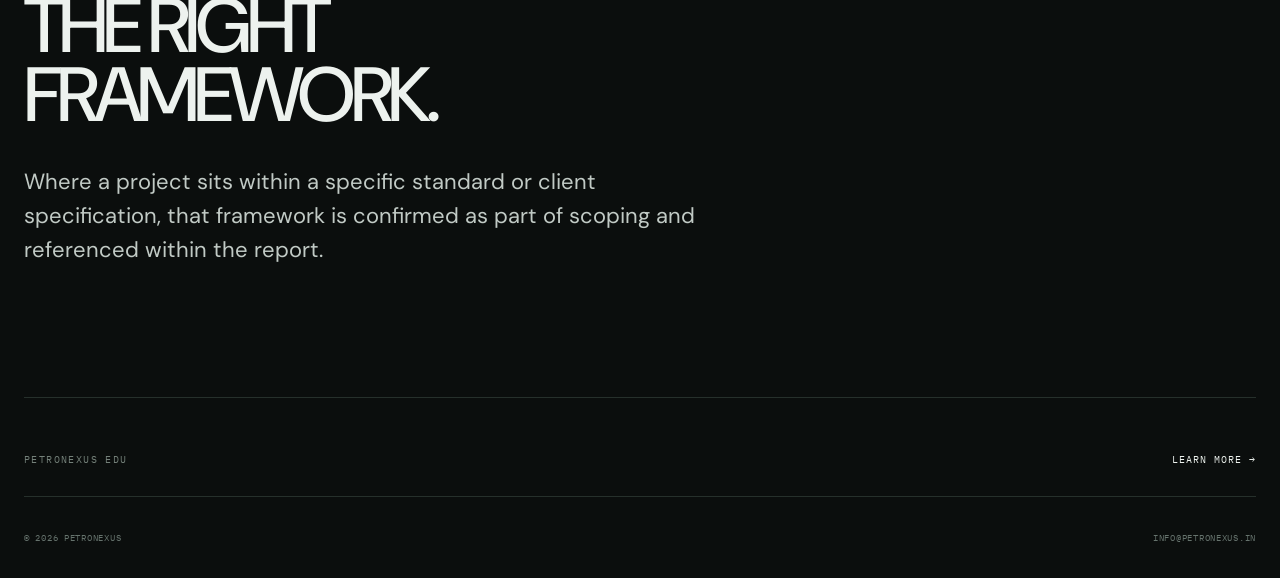
<file: technical.html>
<!doctype html><html lang="en"><head><meta charset="utf-8"><meta name="viewport" content="width=device-width,initial-scale=1"><title>TECHNICAL — Petronexus</title><meta name="description" content="Petronexus. Petrographic examination and applied geological insight."><link rel="stylesheet" href="css/style.css"></head><body>
<header class="nav"><div class="nav-in"><a class="brand" href="index.html"><b>PETRONEXUS</b></a><nav class="navlinks"><a class="" href="index.html">HOME</a><a class="" href="petrography.html">PETROGRAPHY</a><a class="active" href="technical.html">TECHNICAL</a><a class="" href="services.html">SERVICES</a><a class="" href="about.html">ABOUT</a><a class="" href="contact.html">CONTACT</a><a href="project.html">Start a Project</a></nav><button class="menu" aria-label="Menu">☰</button></div></header>
<main><section class="section" style="padding-top:115px"><div class="eyebrow">TECHNICAL / 02</div><h1>OBSERVATION<br>& RIGOUR.</h1><p class="copy">A technical examination is only useful when its observations and interpretation are clearly distinguished from one another.</p></section>
<section class="section"><div class="rows">
<div class="row"><div class="num">01</div><h3>EXAMINATION</h3><p>Scoped to the sample type, project purpose and available material before any analysis begins.</p></div>
<div class="row"><div class="num">02</div><h3>OBSERVATION</h3><p>What is directly seen is documented as evidence, using terminology suited to the material and investigation.</p></div>
<div class="row"><div class="num">03</div><h3>INTERPRETATION</h3><p>What the observations suggest is stated as interpretation, and connected to the question asked — without extending beyond the examination.</p></div>
<div class="row"><div class="num">04</div><h3>DOCUMENTATION</h3><p>Findings are compiled into a report, incorporating project-specific requirements and references as agreed.</p></div></div></section>
<section class="section"><div class="eyebrow">SCOPE</div><h2>THE RIGHT<br>FRAMEWORK.</h2><p class="lead" style="margin-top:35px;max-width:700px">Where a project sits within a specific standard or client specification, that framework is confirmed as part of scoping and referenced within the report.</p></section></main>
<div class="edu"><div class="small">PETRONEXUS EDU</div><a href="edu.html">Learn more →</a></div>
<footer class="footer"><div class="footer-in"><span>© 2026 PETRONEXUS</span><a href="mailto:info@petronexus.in">INFO@PETRONEXUS.IN</a></div></footer>
<script src="js/main.js"></script></body></html>
</file>
<file: css/style.css>
@import url('https://fonts.googleapis.com/css2?family=DM+Sans:wght@400;500&family=IBM+Plex+Mono:wght@400;500&display=swap');
:root{--bg:#0b0e0d;--line:#26302b;--text:#edf2ee;--muted:#8b9690;--max:1320px}
*{box-sizing:border-box}html{scroll-behavior:smooth}body{margin:0;background:var(--bg);color:var(--text);font-family:"DM Sans",Arial,sans-serif;line-height:1.55}a{color:inherit;text-decoration:none}
.nav{height:78px;border-bottom:1px solid var(--line);display:flex;align-items:center;position:sticky;top:0;z-index:20;background:rgba(11,14,13,.95);backdrop-filter:blur(12px)}
.nav-in{width:min(var(--max),calc(100% - 48px));margin:auto;display:flex;justify-content:space-between;align-items:center;gap:25px}.brand{display:flex;gap:12px;align-items:baseline;white-space:nowrap}.brand b{font-size:15px;letter-spacing:.18em}.brand small,.mono{font-family:"IBM Plex Mono",monospace}.brand small{font-size:9px;color:var(--muted);letter-spacing:.1em}
.navlinks{display:flex;gap:23px;align-items:center;font-size:10px;text-transform:uppercase;letter-spacing:.1em;color:#aeb8b2}.navlinks a:hover,.navlinks .active{color:white}.project{border:1px solid #53635b;padding:11px 14px}.project:hover{background:#e4eee8;color:#0b0e0d}.menu{display:none;background:none;border:0;color:white;font-size:22px}
main{width:min(var(--max),calc(100% - 48px));margin:auto}.hero{min-height:calc(100vh - 78px);display:grid;grid-template-columns:1.15fr .85fr;align-items:center;gap:60px;border-bottom:1px solid var(--line)}.eyebrow{font:10px "IBM Plex Mono",monospace;letter-spacing:.18em;color:#7f8d85;text-transform:uppercase;margin-bottom:28px}
h1{font-size:clamp(65px,9.5vw,150px);line-height:.83;letter-spacing:-.075em;font-weight:500;margin:0}.copy{max-width:650px;color:#aeb8b2;font-size:17px;margin-top:40px}.copy strong{color:white;font-weight:500}.cta{margin-top:32px;display:inline-flex;gap:22px;border:1px solid #68786f;padding:15px 18px;font:10px "IBM Plex Mono",monospace;letter-spacing:.12em;text-transform:uppercase}.cta:after{content:"↗";font-size:14px}.cta:hover{background:#e4eee8;color:#0b0e0d}
.diagram{height:500px;position:relative;display:grid;place-items:center}.diagram:before{content:"";position:absolute;width:80%;height:80%;border:1px solid var(--line);background:repeating-linear-gradient(0deg,transparent 0 39px,rgba(184,215,197,.05) 40px),repeating-linear-gradient(90deg,transparent 0 39px,rgba(184,215,197,.05) 40px)}.ring{width:270px;height:270px;border:1px solid #53655b;border-radius:50%;position:relative}.ring:before{content:"";position:absolute;inset:22%;border:1px solid #34423b;border-radius:50%}.ring:after{content:"";position:absolute;width:8px;height:8px;left:calc(50% - 4px);top:calc(50% - 4px);border-radius:50%;background:#c7ddd0}.cross{position:absolute;left:0;right:0;top:50%;height:1px;background:#4c5c54}.cross.v{transform:rotate(90deg)}.coord{position:absolute;font:9px "IBM Plex Mono",monospace;color:#65736c}.c1{top:8%;left:2%}.c2{right:2%;bottom:9%}.c3{right:4%;top:17%}
.section{padding:130px 0;border-bottom:1px solid var(--line)}.head{display:grid;grid-template-columns:.7fr 1.3fr;gap:50px}.section h2{font-size:clamp(45px,6vw,88px);line-height:.9;letter-spacing:-.065em;font-weight:500;margin:0}.lead{font-size:22px;color:#c1cac5;max-width:700px;margin:0}.rows{margin-top:80px;border-top:1px solid var(--line)}.row{display:grid;grid-template-columns:70px 1fr 1.35fr;gap:35px;padding:25px 0;border-bottom:1px solid var(--line)}.row .num{font:10px "IBM Plex Mono",monospace;color:#68766f}.row h3{font-size:16px;font-weight:500;margin:0}.row p{margin:0;color:#919d96}.tags{display:flex;flex-wrap:wrap;gap:10px;margin-top:45px}.tag{border:1px solid var(--line);padding:10px 13px;font:10px "IBM Plex Mono",monospace;color:#a7b2ac}.cards{display:grid;grid-template-columns:repeat(3,1fr);gap:1px;background:var(--line);margin-top:70px}.card{background:var(--bg);min-height:270px;padding:30px}.card .num{font:10px "IBM Plex Mono",monospace;color:#68766f}.card h3{font-size:25px;font-weight:500;margin:75px 0 10px}.card p{color:#8f9a94;margin:0}
.project-page{min-height:calc(100vh - 78px);display:grid;grid-template-columns:.75fr 1.25fr;gap:90px;padding:100px 0}.project-page h1{font-size:clamp(60px,8vw,115px)}.form{border-top:1px solid var(--line)}.field{padding:21px 0;border-bottom:1px solid var(--line)}.field label{display:block;font:9px "IBM Plex Mono",monospace;letter-spacing:.14em;text-transform:uppercase;color:#738078;margin-bottom:9px}.field input,.field textarea{width:100%;background:transparent;border:0;outline:0;color:white;font-size:17px}.field textarea{min-height:110px;resize:vertical}.submit{margin-top:25px;background:transparent;color:white;border:1px solid #66776d;padding:15px 20px;cursor:pointer;font:10px "IBM Plex Mono",monospace;letter-spacing:.12em;text-transform:uppercase}.submit:hover{background:#e4eee8;color:#0b0e0d}
.contact-grid{display:grid;grid-template-columns:1fr 1fr;gap:70px;margin-top:80px}.contact-block{border-top:1px solid var(--line);padding-top:20px}.contact-block h3{font-size:11px;font-weight:500;text-transform:uppercase;letter-spacing:.1em}.contact-block p{color:#9ba59f}.mail{font-size:clamp(24px,4vw,55px);letter-spacing:-.04em}
.edu{width:min(var(--max),calc(100% - 48px));margin:auto;border-bottom:1px solid var(--line);padding:55px 0 30px;display:flex;justify-content:space-between;gap:30px}.edu p{color:#8f9a94}.edu a{font:10px "IBM Plex Mono",monospace;letter-spacing:.1em;text-transform:uppercase}.small{font:10px "IBM Plex Mono",monospace;letter-spacing:.14em;color:#748079;text-transform:uppercase}.footer{padding:35px 0;color:#66736d;font:9px "IBM Plex Mono",monospace;letter-spacing:.08em;text-transform:uppercase}.footer-in{width:min(var(--max),calc(100% - 48px));margin:auto;display:flex;justify-content:space-between;gap:25px;flex-wrap:wrap}
@media(max-width:850px){.navlinks{display:none}.menu{display:block}.hero,.head,.project-page{grid-template-columns:1fr}.hero{padding:80px 0;gap:25px}.diagram{height:350px}.section{padding:90px 0}.row{grid-template-columns:45px 1fr}.row p{grid-column:2}.cards{grid-template-columns:1fr}.contact-grid{grid-template-columns:1fr}.brand small{display:none}.navlinks.open{display:flex;flex-direction:column;position:absolute;top:78px;left:0;right:0;background:#0b0e0d;border-top:1px solid #262c29;border-bottom:1px solid #262c29;padding:18px 24px;gap:18px;z-index:40;font-size:13px}.navlinks.open a{padding:6px 0}}
</file>
